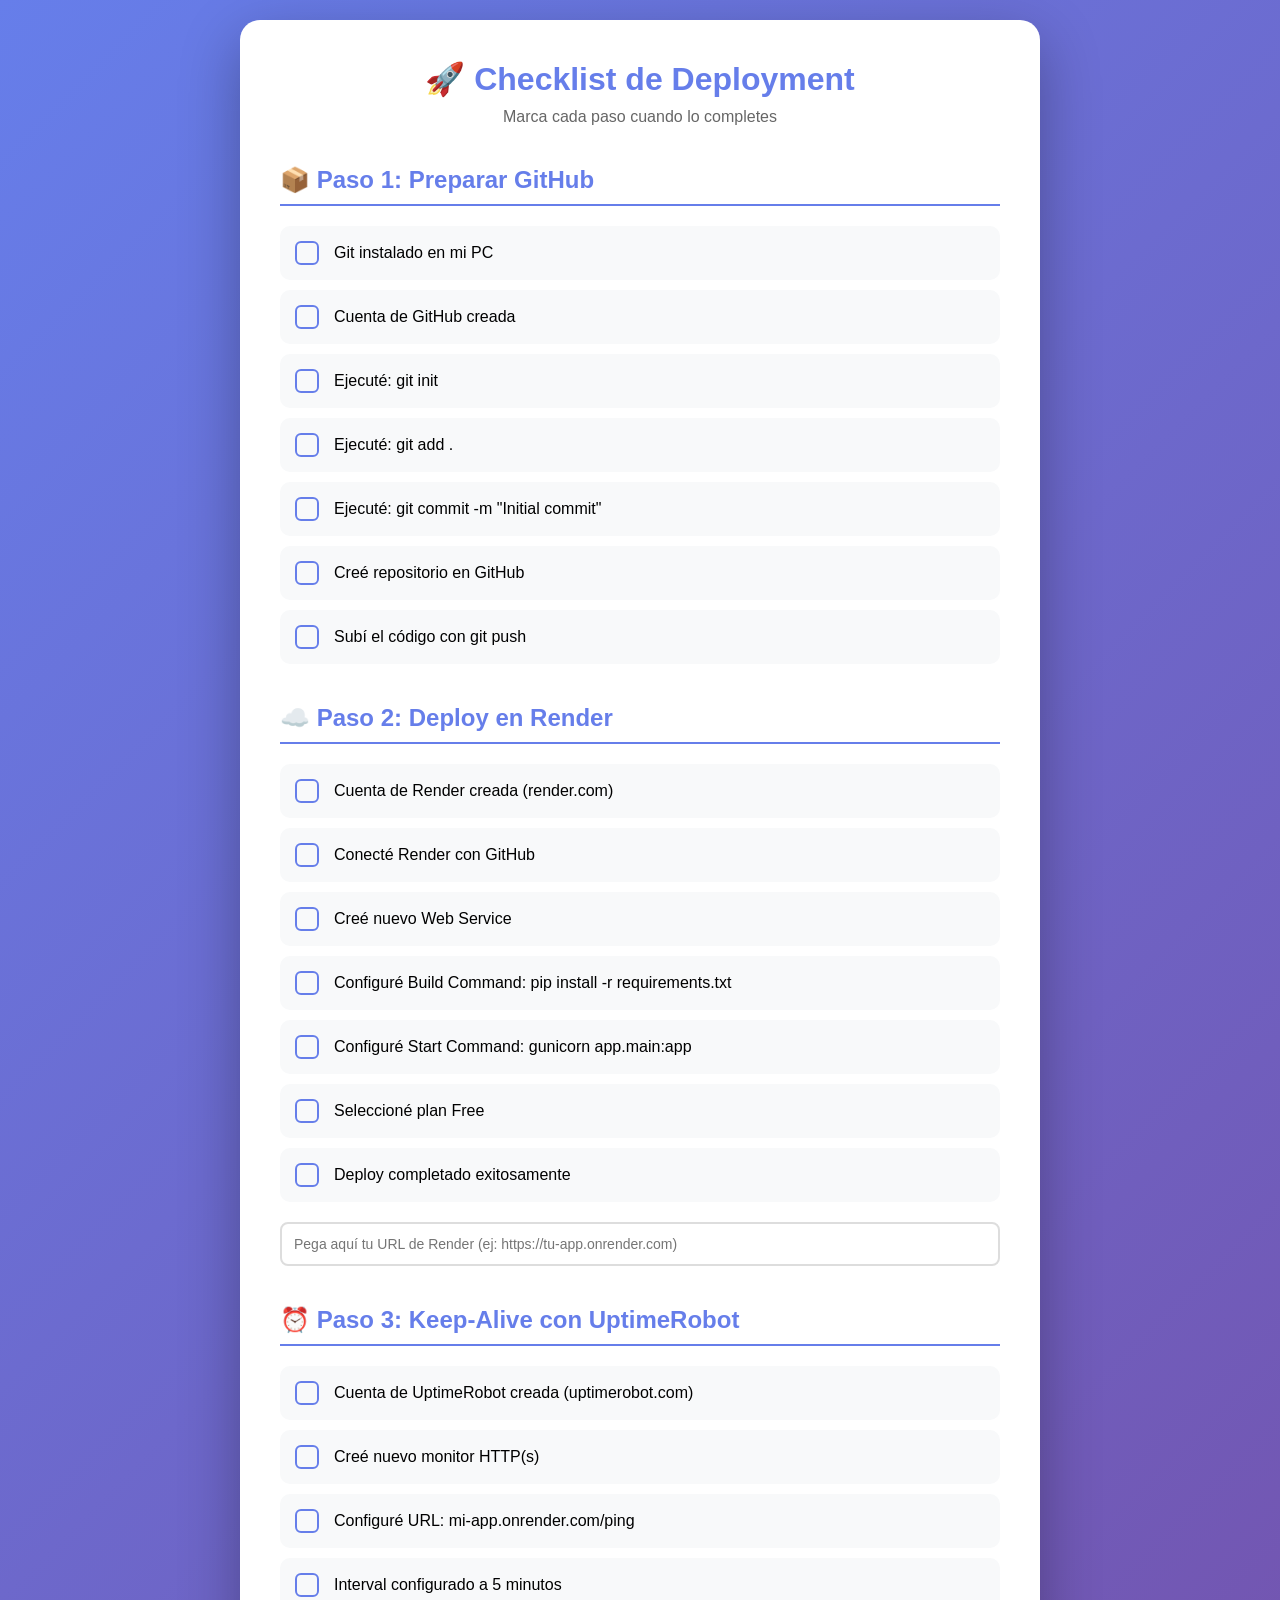
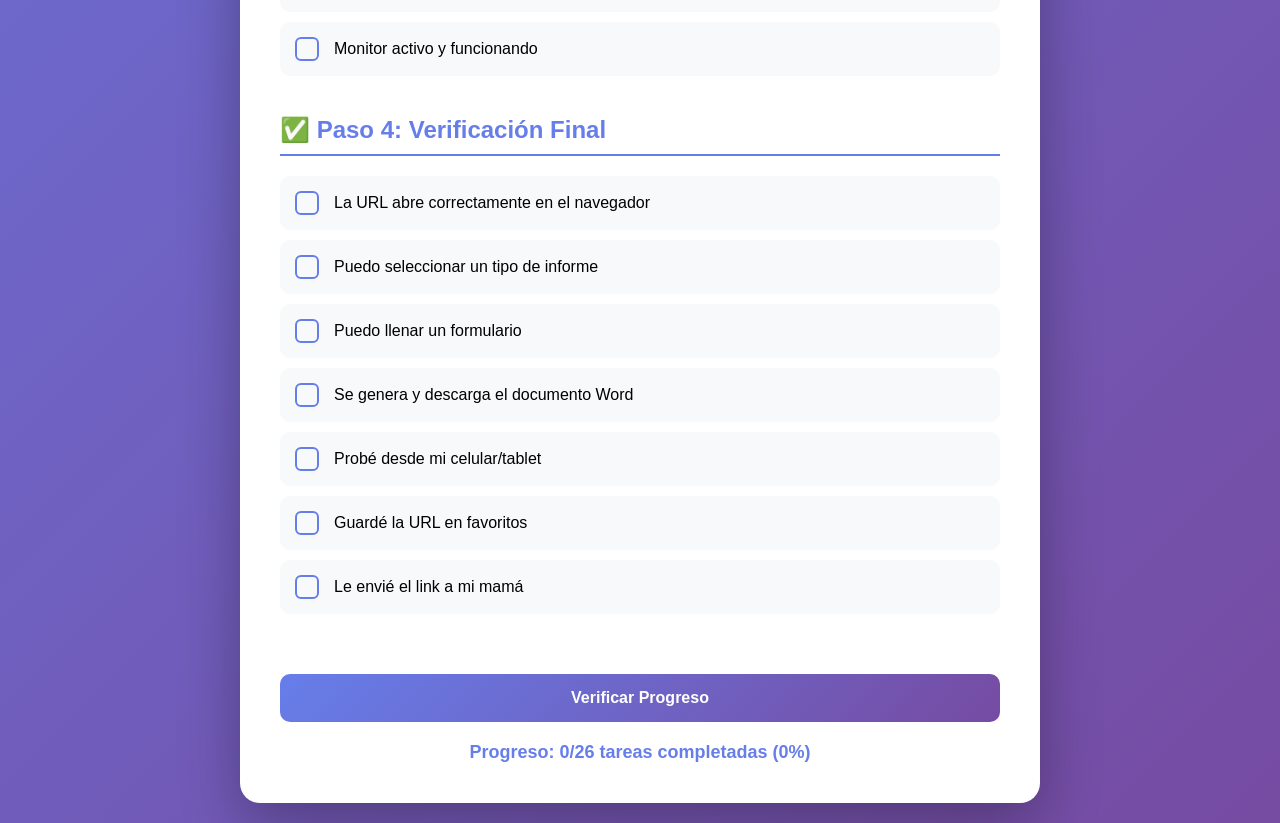
<file: checklist_deployment.html>
<!DOCTYPE html>
<html lang="es">
<head>
    <meta charset="UTF-8">
    <meta name="viewport" content="width=device-width, initial-scale=1.0">
    <title>Checklist de Deployment</title>
    <style>
        * {
            margin: 0;
            padding: 0;
            box-sizing: border-box;
        }
        
        body {
            font-family: 'Segoe UI', Tahoma, Geneva, Verdana, sans-serif;
            background: linear-gradient(135deg, #667eea 0%, #764ba2 100%);
            padding: 20px;
            min-height: 100vh;
        }
        
        .container {
            max-width: 800px;
            margin: 0 auto;
            background: white;
            border-radius: 20px;
            padding: 40px;
            box-shadow: 0 20px 60px rgba(0,0,0,0.3);
        }
        
        h1 {
            text-align: center;
            color: #667eea;
            margin-bottom: 10px;
        }
        
        .subtitle {
            text-align: center;
            color: #666;
            margin-bottom: 40px;
        }
        
        .section {
            margin-bottom: 40px;
        }
        
        .section h2 {
            color: #667eea;
            margin-bottom: 20px;
            padding-bottom: 10px;
            border-bottom: 2px solid #667eea;
        }
        
        .checklist {
            list-style: none;
        }
        
        .checklist li {
            padding: 15px;
            margin: 10px 0;
            background: #f8f9fa;
            border-radius: 10px;
            display: flex;
            align-items: center;
            transition: all 0.3s;
            cursor: pointer;
        }
        
        .checklist li:hover {
            background: #e9ecef;
            transform: translateX(5px);
        }
        
        .checklist li.done {
            background: #d4edda;
            text-decoration: line-through;
            opacity: 0.7;
        }
        
        .checkbox {
            width: 24px;
            height: 24px;
            border: 2px solid #667eea;
            border-radius: 6px;
            margin-right: 15px;
            display: flex;
            align-items: center;
            justify-content: center;
            flex-shrink: 0;
        }
        
        .checklist li.done .checkbox {
            background: #28a745;
            border-color: #28a745;
        }
        
        .checklist li.done .checkbox::after {
            content: "✓";
            color: white;
            font-weight: bold;
        }
        
        .url-input {
            width: 100%;
            padding: 12px;
            margin-top: 10px;
            border: 2px solid #ddd;
            border-radius: 8px;
            font-size: 14px;
        }
        
        .url-input:focus {
            outline: none;
            border-color: #667eea;
        }
        
        .result {
            margin-top: 30px;
            padding: 20px;
            background: #d4edda;
            border: 2px solid #28a745;
            border-radius: 10px;
            display: none;
        }
        
        .result.show {
            display: block;
        }
        
        .result h3 {
            color: #28a745;
            margin-bottom: 15px;
        }
        
        .result a {
            color: #667eea;
            font-weight: bold;
            word-break: break-all;
        }
        
        .btn {
            background: linear-gradient(135deg, #667eea 0%, #764ba2 100%);
            color: white;
            border: none;
            padding: 15px 30px;
            font-size: 16px;
            border-radius: 10px;
            cursor: pointer;
            width: 100%;
            margin-top: 20px;
            font-weight: 600;
            transition: transform 0.3s;
        }
        
        .btn:hover {
            transform: scale(1.05);
        }
        
        .progress {
            text-align: center;
            margin-top: 20px;
            font-size: 18px;
            color: #667eea;
            font-weight: bold;
        }
    </style>
</head>
<body>
    <div class="container">
        <h1>🚀 Checklist de Deployment</h1>
        <p class="subtitle">Marca cada paso cuando lo completes</p>
        
        <div class="section">
            <h2>📦 Paso 1: Preparar GitHub</h2>
            <ul class="checklist" id="github-checklist">
                <li onclick="toggleCheck(this)">
                    <div class="checkbox"></div>
                    <span>Git instalado en mi PC</span>
                </li>
                <li onclick="toggleCheck(this)">
                    <div class="checkbox"></div>
                    <span>Cuenta de GitHub creada</span>
                </li>
                <li onclick="toggleCheck(this)">
                    <div class="checkbox"></div>
                    <span>Ejecuté: git init</span>
                </li>
                <li onclick="toggleCheck(this)">
                    <div class="checkbox"></div>
                    <span>Ejecuté: git add .</span>
                </li>
                <li onclick="toggleCheck(this)">
                    <div class="checkbox"></div>
                    <span>Ejecuté: git commit -m "Initial commit"</span>
                </li>
                <li onclick="toggleCheck(this)">
                    <div class="checkbox"></div>
                    <span>Creé repositorio en GitHub</span>
                </li>
                <li onclick="toggleCheck(this)">
                    <div class="checkbox"></div>
                    <span>Subí el código con git push</span>
                </li>
            </ul>
        </div>
        
        <div class="section">
            <h2>☁️ Paso 2: Deploy en Render</h2>
            <ul class="checklist" id="render-checklist">
                <li onclick="toggleCheck(this)">
                    <div class="checkbox"></div>
                    <span>Cuenta de Render creada (render.com)</span>
                </li>
                <li onclick="toggleCheck(this)">
                    <div class="checkbox"></div>
                    <span>Conecté Render con GitHub</span>
                </li>
                <li onclick="toggleCheck(this)">
                    <div class="checkbox"></div>
                    <span>Creé nuevo Web Service</span>
                </li>
                <li onclick="toggleCheck(this)">
                    <div class="checkbox"></div>
                    <span>Configuré Build Command: pip install -r requirements.txt</span>
                </li>
                <li onclick="toggleCheck(this)">
                    <div class="checkbox"></div>
                    <span>Configuré Start Command: gunicorn app.main:app</span>
                </li>
                <li onclick="toggleCheck(this)">
                    <div class="checkbox"></div>
                    <span>Seleccioné plan Free</span>
                </li>
                <li onclick="toggleCheck(this)">
                    <div class="checkbox"></div>
                    <span>Deploy completado exitosamente</span>
                </li>
            </ul>
            
            <input type="text" class="url-input" id="app-url" placeholder="Pega aquí tu URL de Render (ej: https://tu-app.onrender.com)">
        </div>
        
        <div class="section">
            <h2>⏰ Paso 3: Keep-Alive con UptimeRobot</h2>
            <ul class="checklist" id="uptime-checklist">
                <li onclick="toggleCheck(this)">
                    <div class="checkbox"></div>
                    <span>Cuenta de UptimeRobot creada (uptimerobot.com)</span>
                </li>
                <li onclick="toggleCheck(this)">
                    <div class="checkbox"></div>
                    <span>Creé nuevo monitor HTTP(s)</span>
                </li>
                <li onclick="toggleCheck(this)">
                    <div class="checkbox"></div>
                    <span>Configuré URL: mi-app.onrender.com/ping</span>
                </li>
                <li onclick="toggleCheck(this)">
                    <div class="checkbox"></div>
                    <span>Interval configurado a 5 minutos</span>
                </li>
                <li onclick="toggleCheck(this)">
                    <div class="checkbox"></div>
                    <span>Monitor activo y funcionando</span>
                </li>
            </ul>
        </div>
        
        <div class="section">
            <h2>✅ Paso 4: Verificación Final</h2>
            <ul class="checklist" id="final-checklist">
                <li onclick="toggleCheck(this)">
                    <div class="checkbox"></div>
                    <span>La URL abre correctamente en el navegador</span>
                </li>
                <li onclick="toggleCheck(this)">
                    <div class="checkbox"></div>
                    <span>Puedo seleccionar un tipo de informe</span>
                </li>
                <li onclick="toggleCheck(this)">
                    <div class="checkbox"></div>
                    <span>Puedo llenar un formulario</span>
                </li>
                <li onclick="toggleCheck(this)">
                    <div class="checkbox"></div>
                    <span>Se genera y descarga el documento Word</span>
                </li>
                <li onclick="toggleCheck(this)">
                    <div class="checkbox"></div>
                    <span>Probé desde mi celular/tablet</span>
                </li>
                <li onclick="toggleCheck(this)">
                    <div class="checkbox"></div>
                    <span>Guardé la URL en favoritos</span>
                </li>
                <li onclick="toggleCheck(this)">
                    <div class="checkbox"></div>
                    <span>Le envié el link a mi mamá</span>
                </li>
            </ul>
        </div>
        
        <button class="btn" onclick="checkCompletion()">Verificar Progreso</button>
        
        <div class="progress" id="progress"></div>
        
        <div class="result" id="result">
            <h3>🎉 ¡Deployment Completado!</h3>
            <p><strong>Tu aplicación está en:</strong></p>
            <p><a href="#" id="final-url" target="_blank"></a></p>
            <p style="margin-top: 15px;">Tu mamá ya puede usarla desde cualquier dispositivo 24/7. ¡Felicidades! ❤️</p>
        </div>
    </div>
    
    <script>
        function toggleCheck(element) {
            element.classList.toggle('done');
            updateProgress();
        }
        
        function updateProgress() {
            const total = document.querySelectorAll('.checklist li').length;
            const done = document.querySelectorAll('.checklist li.done').length;
            const percentage = Math.round((done / total) * 100);
            
            document.getElementById('progress').textContent = 
                `Progreso: ${done}/${total} tareas completadas (${percentage}%)`;
        }
        
        function checkCompletion() {
            const total = document.querySelectorAll('.checklist li').length;
            const done = document.querySelectorAll('.checklist li.done').length;
            const url = document.getElementById('app-url').value.trim();
            
            if (done === total && url) {
                document.getElementById('final-url').href = url;
                document.getElementById('final-url').textContent = url;
                document.getElementById('result').classList.add('show');
            } else if (done === total) {
                alert('¡Casi listo! Por favor ingresa la URL de tu aplicación de Render.');
            } else {
                alert(`Te faltan ${total - done} tareas por completar.`);
            }
        }
        
        // Inicializar progreso
        updateProgress();
        
        // Guardar estado en localStorage
        function saveState() {
            const checks = Array.from(document.querySelectorAll('.checklist li'))
                .map(li => li.classList.contains('done'));
            localStorage.setItem('deployment-checks', JSON.stringify(checks));
            localStorage.setItem('app-url', document.getElementById('app-url').value);
        }
        
        function loadState() {
            const checks = JSON.parse(localStorage.getItem('deployment-checks') || '[]');
            const url = localStorage.getItem('app-url') || '';
            
            document.querySelectorAll('.checklist li').forEach((li, index) => {
                if (checks[index]) {
                    li.classList.add('done');
                }
            });
            
            document.getElementById('app-url').value = url;
            updateProgress();
        }
        
        // Cargar estado al iniciar
        loadState();
        
        // Guardar estado en cada cambio
        document.addEventListener('click', saveState);
        document.getElementById('app-url').addEventListener('input', saveState);
    </script>
</body>
</html>
</file>
